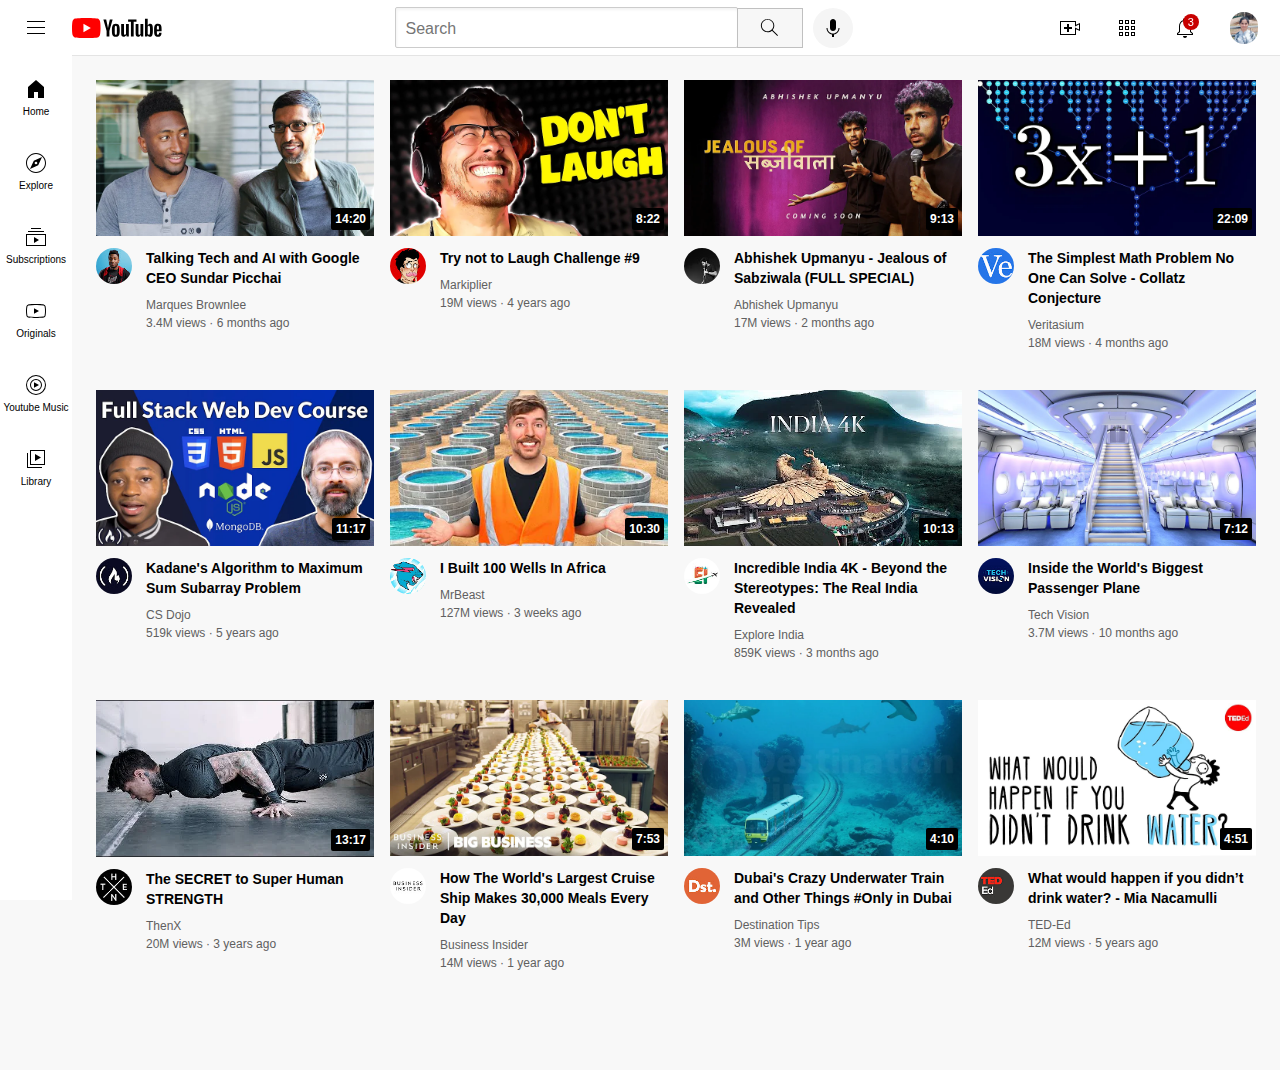
<file: index.html>
<!DOCTYPE html>
<html>
    <head>
        <title>YouTube.com Clone</title>
        <link rel="stylesheet" href="styles/header.css">
        <link rel="stylesheet" href="styles/video.css">
        <link rel="stylesheet" href="styles/general.css">
        <link rel="stylesheet" href="styles/sidebar.css">
    </head>
    <body>
        <header class="header">
            <div class="left-section">
                <img class="hamburger-menu" src="icons/hamburger-menu.svg">
                <img class="youtube-logo" src="icons/youtube-logo.svg">
            </div>
            <div class="middle-section">
                <input class="searchbar" type="text" placeholder="Search">
                <button class="search-button">
                    <img class="search-icon" src="icons/search.svg">
                    <div class="tooltip">Search</div>
                </button>
                <button class="voice-search-button">
                    <img class="voice-search-icon" src="icons/voice-search-icon.svg">
                    <div class="tooltip">Search with your voice</div>
                </button>
            </div>
            <div class="right-section">
                <div class="upload-icon-container">
                    <img class="upload-icon" src="icons/upload.svg">
                    <div class="tooltip">Create</div>
                </div>
                <div class="apps-icon">
                    <img class="youtube-apps-icon" src="icons/youtube-apps.svg">
                    <div class="tooltip">YouTube Apps</div>
                </div>
                <div class="notifications-icon-container">
                    <img class="notifications-icon" src="icons/notifications.svg">
                    <div class="tooltip">Notifications</div>
                    <div class="notifications-count">3</div>
                </div>
                <img class="user-pic" src="thumbnails/My_Pic.jpg">
            </div>
        </header>

        <nav class="sidebar">
            <div class="sidebar-link">
                <img src="icons/home.svg">
                <div>Home</div>
            </div>
            <div class="sidebar-link">
                <img src="icons/explore.svg">
                <div>Explore</div>
            </div>
            <div class="sidebar-link">
                <img src="icons/subscriptions.svg">
                <div>Subscriptions</div>
            </div>
            <div class="sidebar-link">
                <img src="icons/originals.svg">
                <div>Originals</div>
            </div>
            <div class="sidebar-link">
                <img src="icons/youtube-music.svg">
                <div>Youtube Music</div>
            </div>
            <div class="sidebar-link">
                <img src="icons/library.svg">
                <div>Library</div>
            </div>
        </nav>

        <main>
            <section class="video-grid">
                <div class="video-preview">
                    <div class="thumbnail-row">
                        <a href="https://www.youtube.com/watch?v=n2RNcPRtAiY">
                            <img class="img" src="thumbnails/thumbnail-1.webp">
                        </a>
                        <div class="video-time">14:20</div>
                    </div>
                    <div class="video-info-grid">
                        <div class="channel-picture">
                            <a href="https://www.youtube.com/watch?v=n2RNcPRtAiY">
                                <img class= "profile-picture" src="thumbnails/channel-1.jpeg">
                            </a>
                        </div>
                        <div class="video-info">
                            <p class="video-title">
                                <a href="https://www.youtube.com/watch?v=n2RNcPRtAiY">Talking Tech and AI with Google CEO Sundar Picchai</a>
                            </p>
                            <p class="author">
                                <a href="https://www.youtube.com/c/mkbhd">Marques Brownlee</a>
                            </p>
                            <p class="video-stats">
                                3.4M views &#183; 6 months ago
                            </p>
                        </div>
                    </div>
                </div>
        
                <div class="video-preview">
                    <div class="thumbnail-row">
                        <a href="https://www.youtube.com/watch?v=mP0RAo9SKZk">
                            <img class="img" src="thumbnails/thumbnail-2.webp">
                        </a>
                        <div class="video-time">8:22</div>
                    </div>
                    <div class="video-info-grid">
                        <div class="channel-picture">
                            <a href="https://www.youtube.com/watch?v=mP0RAo9SKZk">
                                <img class= "profile-picture" src="thumbnails/channel-2.jpeg">
                            </a>
                        </div>
                        <div class="video-info">
                            <p class="video-title">
                                <a href="https://www.youtube.com/watch?v=mP0RAo9SKZk">Try not to Laugh Challenge #9</a>
                            </p>
                            <p class="author">
                                <a href="https://www.youtube.com/@markiplier">Markiplier</a>
                            </p>
                            <p class="video-stats">
                                19M views &#183; 4 years ago
                            </p>
                        </div>
                    </div>
                </div>
        
                <div class="video-preview">
                    <div class="thumbnail-row">
                        <a href="https://www.youtube.com/watch?v=IcAV5qiko8M">
                            <img class="img" src="thumbnails/thumbnail-3.webp">
                        </a>                        
                        <div class="video-time">9:13</div>
                    </div>
                    <div class="video-info-grid">
                        <div class="channel-picture">
                            <a href="https://www.youtube.com/watch?v=IcAV5qiko8M">
                                <img class= "profile-picture" src="thumbnails/channel-3.jpg">
                            </a>                            
                        </div>
                        <div class="video-info">
                            <p class="video-title">
                                <a href="https://www.youtube.com/watch?v=IcAV5qiko8M">Abhishek Upmanyu - Jealous of Sabziwala (FULL SPECIAL)</a>
                            </p>
                            <p class="author">
                                <a href="https://www.youtube.com/@aupmanyu">Abhishek Upmanyu</a>
                            </p>
                            <p class="video-stats">
                                17M views &#183; 2 months ago
                            </p>
                        </div>
                    </div>
                </div>
        
                <div class="video-preview">
                    <div class="thumbnail-row">
                        <a href="https://www.youtube.com/watch?v=094y1Z2wpJg">
                            <img class="img" src="thumbnails/thumbnail-4.webp">
                        </a>                        
                        <div class="video-time">22:09</div>
                    </div>
                    <div class="video-info-grid">
                        <div class="channel-picture">
                            <a href="https://www.youtube.com/watch?v=094y1Z2wpJg">
                                <img class= "profile-picture" src="thumbnails/channel-4.jpeg">
                            </a>                            
                        </div>
                        <div class="video-info">
                            <p class="video-title">
                                <a href="https://www.youtube.com/watch?v=094y1Z2wpJg">The Simplest Math Problem No One Can Solve - Collatz Conjecture</a>
                            </p>
                            <p class="author">
                                <a href="https://www.youtube.com/@veritasium">Veritasium</a>
                            </p>
                            <p class="video-stats">
                                18M views &#183; 4 months ago
                            </p>
                        </div>
                    </div>
                </div>
        
                <div class="video-preview">
                    <div class="thumbnail-row">
                        <a href="https://www.youtube.com/watch?v=nu_pCVPKzTk">
                            <img class="img" src="thumbnails/thumbnail-5.webp">
                        </a>                        
                        <div class="video-time">11:17</div>
                    </div>
                    <div class="video-info-grid">
                        <div class="channel-picture">
                            <a href="https://www.youtube.com/watch?v=nu_pCVPKzTk">
                                <img class= "profile-picture" src="thumbnails/channel-5.jpeg">
                            </a>                            
                        </div>
                        <div class="video-info">
                            <p class="video-title">
                                <a href="https://www.youtube.com/watch?v=nu_pCVPKzTk">Kadane's Algorithm to Maximum Sum Subarray Problem</a>
                            </p>
                            <p class="author">
                                <a href="https://www.youtube.com/@CSDojo">CS Dojo</a>
                            </p>
                            <p class="video-stats">
                                519k views &#183; 5 years ago
                            </p>
                        </div>
                    </div>
                </div>
        
                <div class="video-preview">
                    <div class="thumbnail-row">
                        <a href="https://www.youtube.com/watch?v=mwKJfNYwvm8">
                            <img class="img" src="thumbnails/thumbnail-6.webp">
                        </a>                            
                        <div class="video-time">10:30</div>
                    </div>
                    <div class="video-info-grid">
                        <div class="channel-picture">
                            <a href="https://www.youtube.com/watch?v=mwKJfNYwvm8">
                                <img class= "profile-picture" src="thumbnails/channel-6.jpeg">
                            </a>                            
                        </div>
                        <div class="video-info">
                            <p class="video-title"> 
                                <a href="https://www.youtube.com/watch?v=mwKJfNYwvm8">I Built 100 Wells In Africa</a>
                            </p>
                            <p class="author">
                                <a href="https://www.youtube.com/@MrBeast">MrBeast</a>
                            </p>
                            <p class="video-stats">
                                127M views &#183; 3 weeks ago
                            </p>
                        </div>
                    </div>
                </div>
    
                <div class="video-preview">
                    <div class="thumbnail-row">
                        <a href="https://www.youtube.com/watch?v=p8mXAQ6cPxg">
                            <img class="img" src="thumbnails/thumbnail-7.webp">
                        </a>                        
                        <div class="video-time">10:13</div>
                    </div>
                    <div class="video-info-grid">
                        <div class="channel-picture">
                            <a href="https://www.youtube.com/watch?v=p8mXAQ6cPxg">
                                <img class= "profile-picture" src="thumbnails/channel-7.jpeg">
                            </a>                            
                        </div>
                        <div class="video-info">
                            <p class="video-title">
                                <a href="https://www.youtube.com/watch?v=p8mXAQ6cPxg">Incredible India 4K - Beyond the Stereotypes: The Real India Revealed</a>
                            </p>
                            <p class="author">
                                <a href="https://www.youtube.com/@Exploreindiaclub"> Explore India</a>
                            </p>
                            <p class="video-stats">
                                859K views &#183; 3 months ago
                            </p>
                        </div>
                    </div>
                </div>
        
                <div class="video-preview">
                    <div class="thumbnail-row">
                        <a href="https://www.youtube.com/watch?v=lFm4EM1juls">
                            <img class="img" src="thumbnails/thumbnail-8.webp">
                        </a>                        
                        <div class="video-time">7:12</div>
                    </div>
                    <div class="video-info-grid">
                        <div class="channel-picture">
                            <a href="https://www.youtube.com/watch?v=lFm4EM1juls">
                                <img class= "profile-picture" src="thumbnails/channel-8.jpeg">
                            </a>                            
                        </div>
                        <div class="video-info">
                            <p class="video-title">
                                <a href="https://www.youtube.com/watch?v=lFm4EM1juls">Inside the World's Biggest Passenger Plane</a>
                            </p>
                            <p class="author">
                                <a href="https://www.youtube.com/@adin">Tech Vision</a>
                            </p>
                            <p class="video-stats">
                                3.7M views &#183; 10 months ago
                            </p>
                        </div>
                    </div>
                </div>
        
                <div class="video-preview">
                    <div class="thumbnail-row">
                        <a href="https://www.youtube.com/watch?v=ixmxOlcrlUc">
                            <img class="img" src="thumbnails/thumbnail-9.webp">
                        </a>                        
                        <div class="video-time">13:17</div>
                    </div>
                    <div class="video-info-grid">
                        <div class="channel-picture">
                            <a href="https://www.youtube.com/watch?v=ixmxOlcrlUc">
                                <img class= "profile-picture" src="thumbnails/channel-9.jpeg">
                            </a>                            
                        </div>
                        <div class="video-info">
                            <p class="video-title">
                                <a href="https://www.youtube.com/watch?v=ixmxOlcrlUc">The SECRET to Super Human STRENGTH</a>
                            </p>
                            <p class="author">
                                <a href="https://www.youtube.com/@OFFICIALTHENXSTUDIOS">ThenX</a>
                            </p>
                            <p class="video-stats">
                                20M views &#183; 3 years ago
                            </p>
                        </div>
                    </div>
                </div>
        
                <div class="video-preview">
                    <div class="thumbnail-row">
                        <a href="https://www.youtube.com/watch?v=R2vXbFp5C9o">
                            <img class="img" src="thumbnails/thumbnail-10.webp">
                        </a>                        
                        <div class="video-time">7:53</div>
                    </div>
                    <div class="video-info-grid">
                        <div class="channel-picture">
                            <a href="https://www.youtube.com/watch?v=R2vXbFp5C9o">
                                <img class= "profile-picture" src="thumbnails/channel-10.jpeg">
                            </a>                            
                        </div>
                        <div class="video-info">
                            <p class="video-title">
                                <a href="https://www.youtube.com/watch?v=R2vXbFp5C9o">How The World's Largest Cruise Ship Makes 30,000 Meals Every Day</a>
                            </p>
                            <p class="author">
                                <a href="https://www.youtube.com/@BusinessInsider">Business Insider</a>
                            </p>
                            <p class="video-stats">
                                14M views &#183; 1 year ago
                            </p>
                        </div>
                    </div>
                </div>
        
                <div class="video-preview">
                    <div class="thumbnail-row">
                        <a href="https://www.youtube.com/watch?v=0nZuYyXET3s">
                            <img class="img" src="thumbnails/thumbnail-11.webp">
                        </a>                        
                        <div class="video-time">4:10</div>
                    </div>
                    <div class="video-info-grid">
                        <div class="channel-picture">
                            <a href="https://www.youtube.com/watch?v=0nZuYyXET3s">
                                <img class= "profile-picture" src="thumbnails/channel-11.jpeg">
                            </a>                            
                        </div>
                        <div class="video-info">
                            <p class="video-title">
                                <a href="https://www.youtube.com/watch?v=0nZuYyXET3s">Dubai's Crazy Underwater Train and Other Things #Only in Dubai</a>
                            </p>
                            <p class="author">
                                <a href="https://www.youtube.com/@Destinationtips"> Destination Tips</a>
                            </p>
                            <p class="video-stats">
                                3M views &#183; 1 year ago
                            </p>
                        </div>
                    </div>
                </div>
        
                <div class="video-preview">
                    <div class="thumbnail-row">
                        <a href="https://www.youtube.com/watch?v=9iMGFqMmUFs">
                            <img class="img" src="thumbnails/thumbnail-12.webp">
                        </a>                        
                        <div class="video-time">4:51</div>
                    </div>
                    <div class="video-info-grid">
                        <div class="channel-picture">
                            <a href="https://www.youtube.com/watch?v=9iMGFqMmUFs">
                                <img class= "profile-picture" src="thumbnails/channel-12.jpeg">
                            </a>                            
                        </div>
                        <div class="video-info">
                            <p class="video-title">
                                <a href="https://www.youtube.com/watch?v=9iMGFqMmUFs"> What would happen if you didn’t drink water? - Mia Nacamulli</a>
                            </p>
                            <p class="author">
                                <a href="https://www.youtube.com/channel/UCsooa4yRKGN_zEE8iknghZA">TED-Ed</a>
                            </p>
                            <p class="video-stats">
                                12M views &#183; 5 years ago
                            </p>
                        </div>
                    </div>
                </div>
            </section>
        </main>
    </body>
</html>
</file>
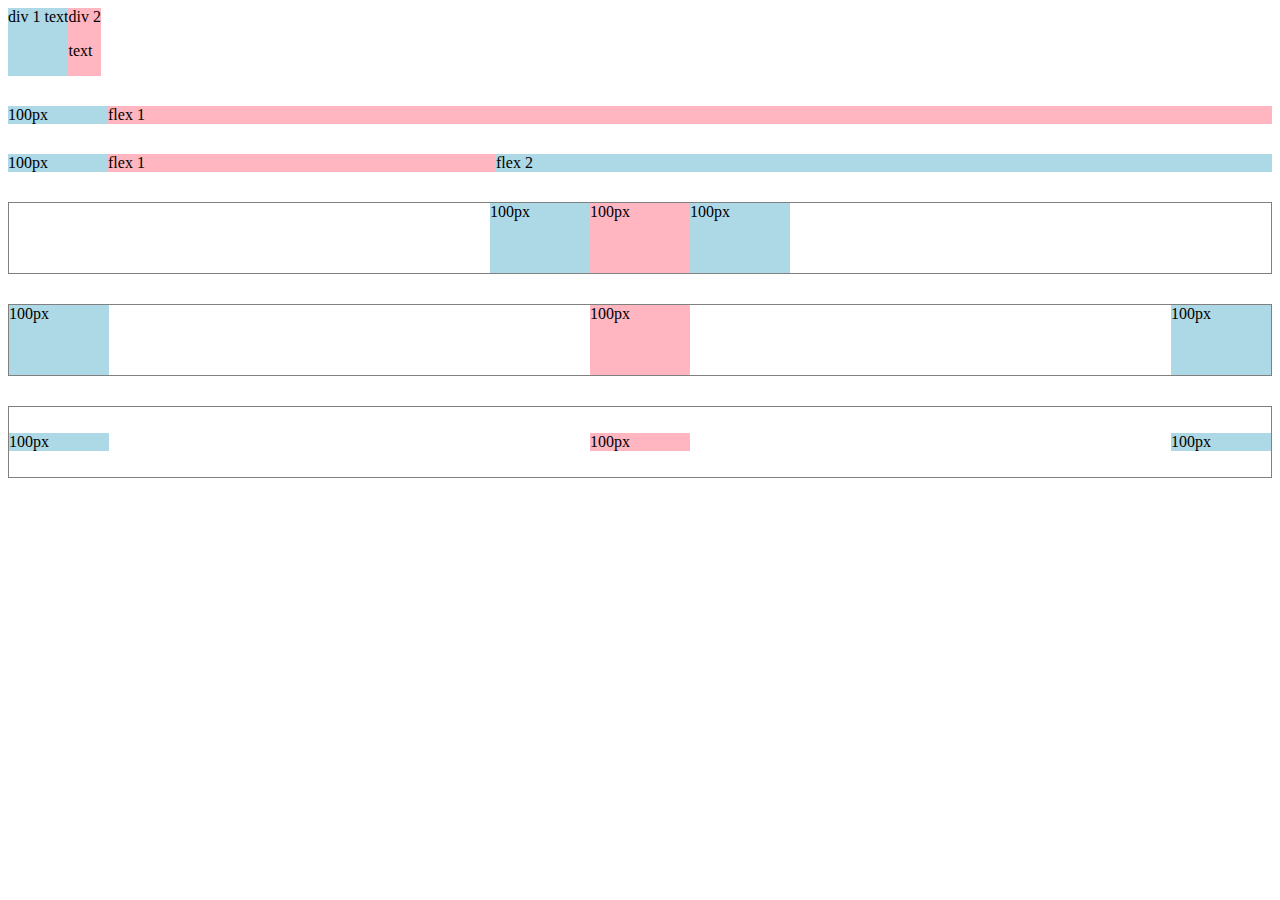
<file: flexbox.html>
<!DOCTYPE html>
<html>
    <head>
        <title>Flexbox Practice</title>

    </head>
    <body>
        <div style="
            display: flex;
            flex-direction: row;
            ">
            <div style="background-color: lightblue;">div 1 text</div>
            <div style="background-color: lightpink;">div 2 <p>text</p></div>
        </div>

        <div style="
            margin-top: 30px;
            display: flex;
            flex-direction: row;
            ">
            <div style="background-color: lightblue; width: 100px;">100px</div>
            <div style="background-color: lightpink; flex: 1;">flex 1</div>
        </div>

        <div style="
            margin-top: 30px;
            display: flex;
            flex-direction: row;
            ">
            <div style="background-color: lightblue; width: 100px;">100px</div>
            <div style="background-color: lightpink; flex: 1;">flex 1</div>
            <div style="background-color: lightblue; flex: 2;">flex 2</div>
        </div>

        <div style="
            margin-top: 30px;
            height: 70px;
            border-width: 1px;
            border-style: solid;
            border-color: gray;
            display: flex;
            flex-direction: row;
            justify-content: center;
            ">
            <div style="background-color: lightblue; width: 100px;">100px</div>
            <div style="background-color: lightpink; width: 100px;">100px</div>
            <div style="background-color: lightblue; width: 100px;">100px</div>
        </div>

        <div style="
            margin-top: 30px;
            height: 70px;
            border-width: 1px;
            border-style: solid;
            border-color: gray;
            display: flex;
            flex-direction: row;
            justify-content: space-between;
            ">
            <div style="background-color: lightblue; width: 100px;">100px</div>
            <div style="background-color: lightpink; width: 100px;">100px</div>
            <div style="background-color: lightblue; width: 100px;">100px</div>
        </div>

        <div style="
            margin-top: 30px;
            height: 70px;
            border-width: 1px;
            border-style: solid;
            border-color: gray;
            display: flex;
            flex-direction: row;
            justify-content: space-between;
            align-items: center;
            ">
            <div style="background-color: lightblue; width: 100px;">100px</div>
            <div style="background-color: lightpink; width: 100px;">100px</div>
            <div style="background-color: lightblue; width: 100px;">100px</div>
        </div>
    </body>
</html>
</file>
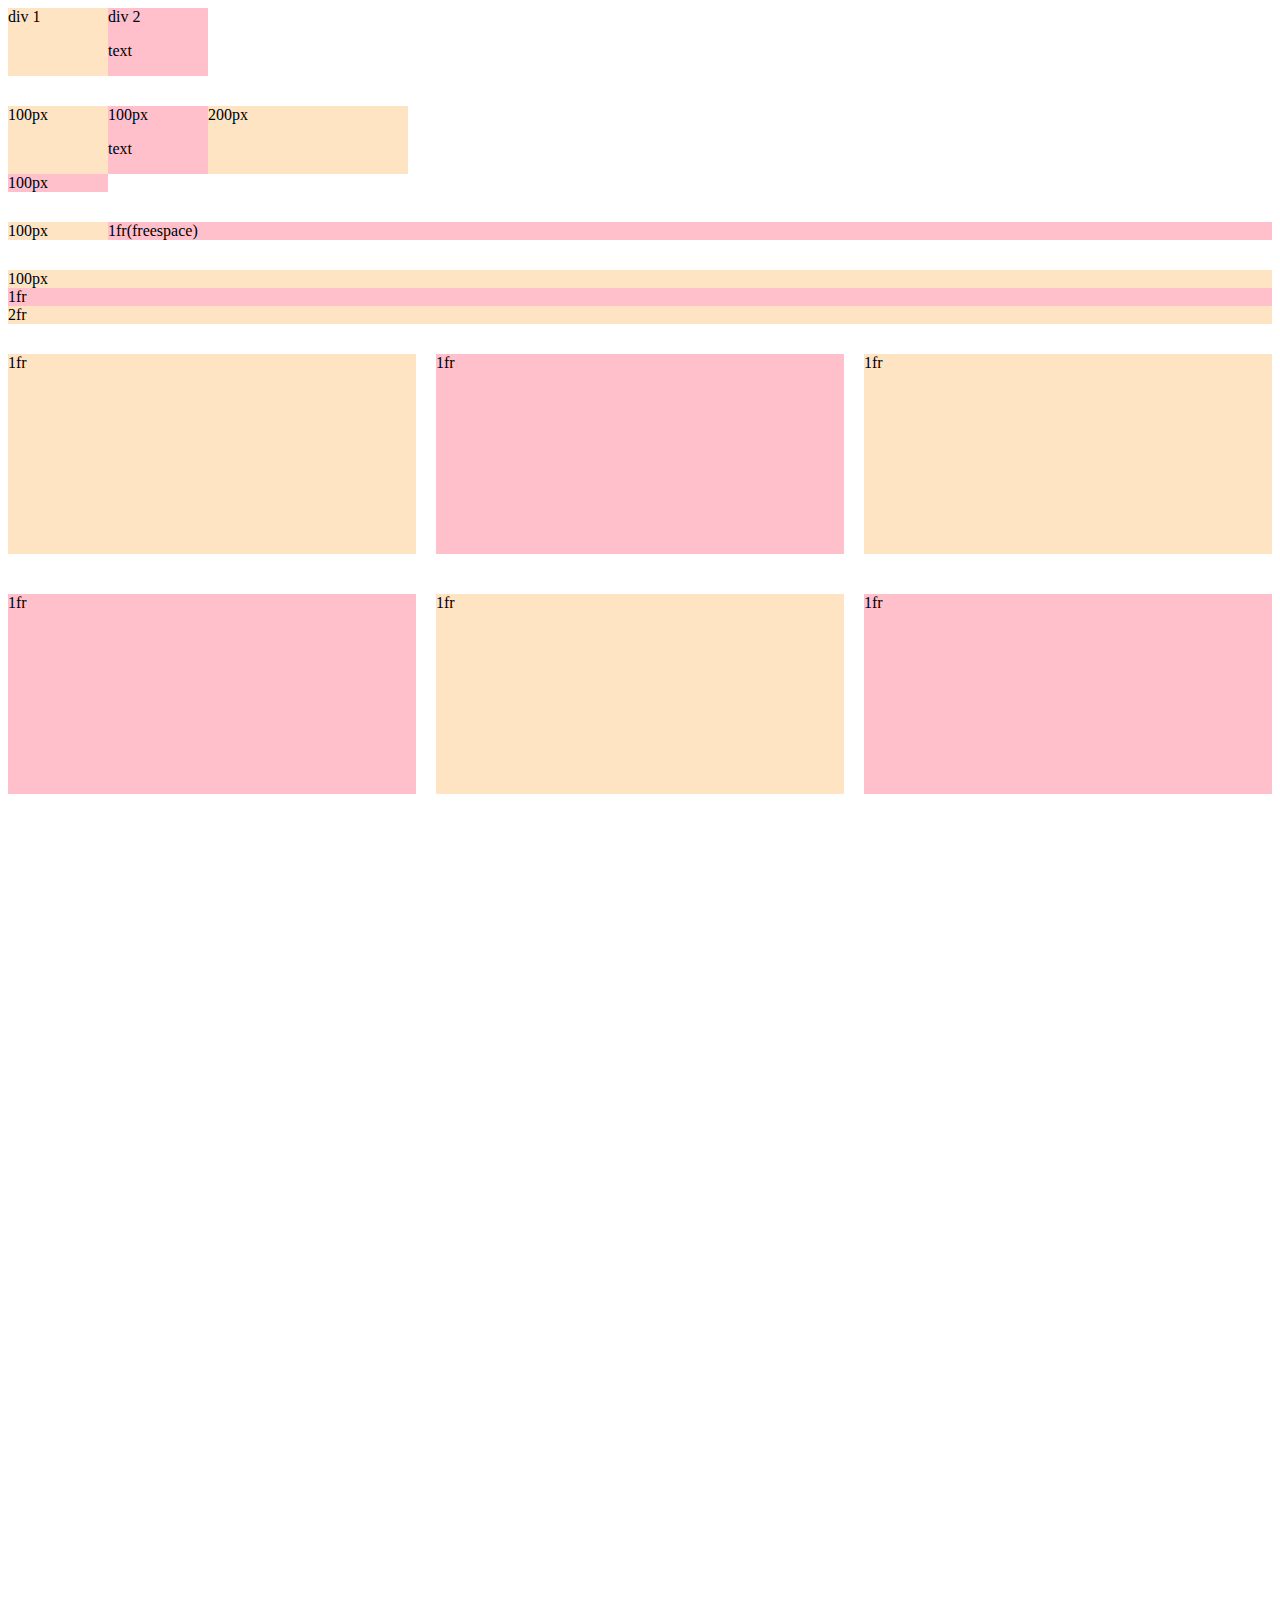
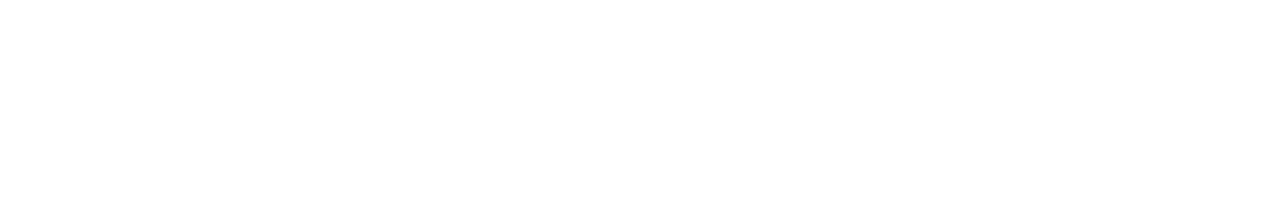
<file: grid.html>
<!DOCTYPE html>
<html>
    <head>
        <title>Grid Practice</title>
    </head>
    <body style="padding-bottom: 1000px;">
        <div style="
            display: grid;
            grid-template-columns: 100px 100px;">
            <div style="background-color: bisque;">div 1</div>
            <div style="background-color: pink;">div 2<p>text</p></div>
        </div>

        <div style="
            margin-top: 30px;
            display: grid;
            grid-template-columns: 100px 100px 200px">
            <div style="background-color: bisque;">100px</div>
            <div style="background-color: pink;">100px<p>text</p></div>
            <div style="background-color: bisque;">200px</div>
            <div style="background-color: pink;">100px</div>
        </div>

        <div style="
            margin-top: 30px;
            display: grid;
            grid-template-columns: 100px 1fr">
            <div style="background-color: bisque;">100px</div>
            <div style="background-color: pink;">1fr(freespace)</div>
        </div>

        <div style="
            margin-top: 30px;
            display: grid;
            grid-template-columns: 100px 1fr 2 fr">
            <div style="background-color: bisque;">100px</div>
            <div style="background-color: pink;">1fr</div>
            <div style="background-color: bisque;">2fr</div>
        </div>

        <div style="
            margin-top: 30px;
            display: grid;
            grid-template-columns: 1fr 1fr 1fr;
            column-gap: 20px;
            row-gap: 40px;">
            <div style="background-color: bisque; height: 200px;">1fr</div>
            <div style="background-color: pink; height: 200px;">1fr</div>
            <div style="background-color: bisque; height: 200px;">1fr</div>
            <div style="background-color: pink; height: 200px;">1fr</div>
            <div style="background-color: bisque; height: 200px;">1fr</div>
            <div style="background-color: pink; height: 200px;">1fr</div>
        </div>
    </body>
</html>
</file>
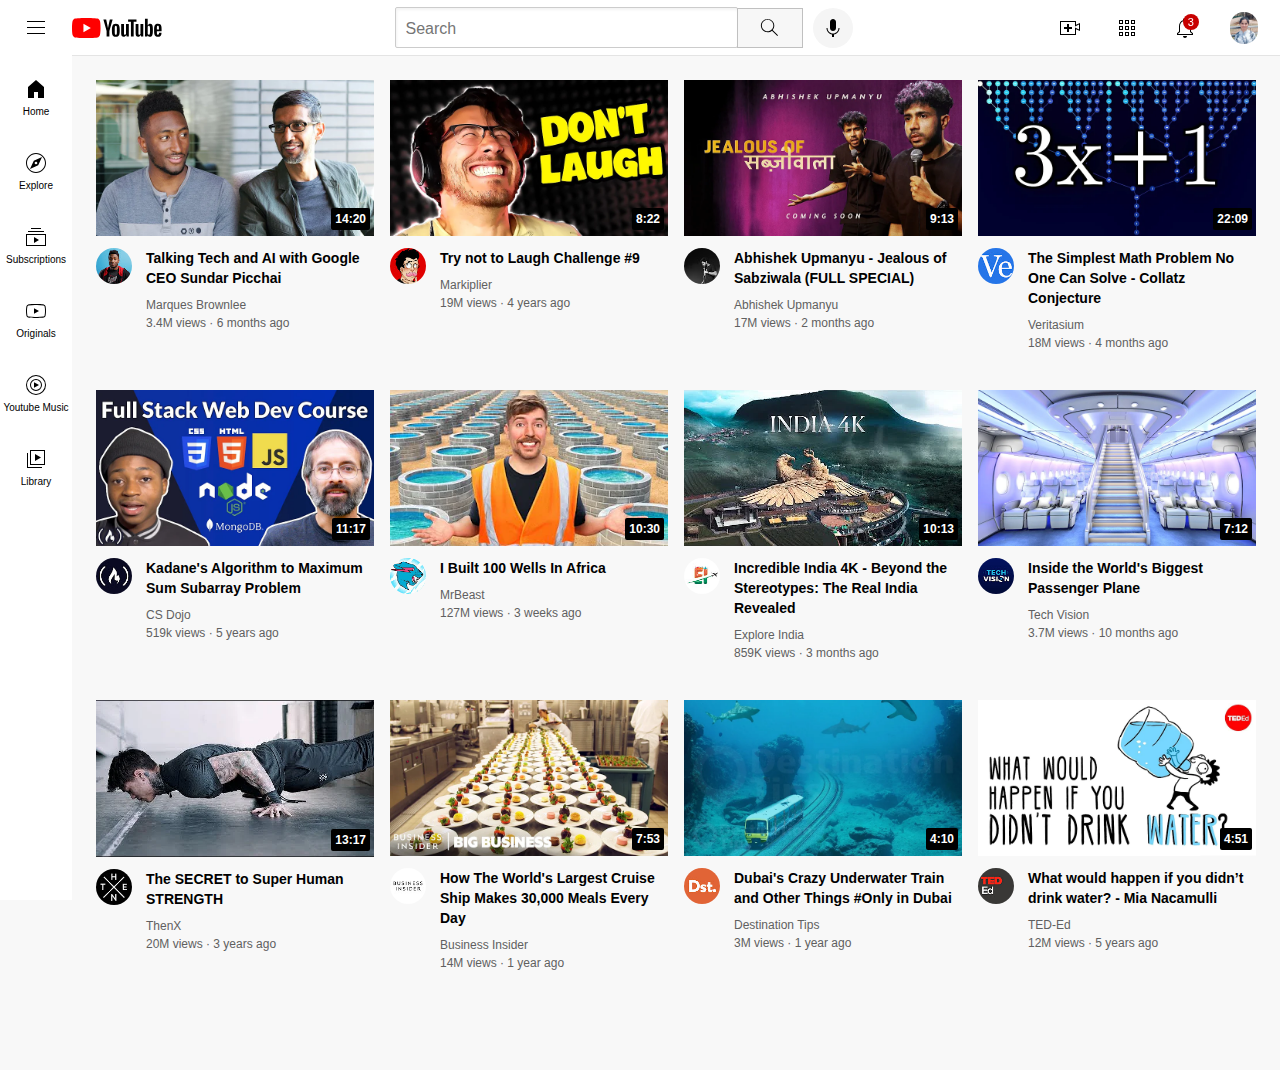
<file: youtube.html>
<!DOCTYPE html>
<html>
    <head>
        <title>YouTube.com Clone</title>
        <link rel="stylesheet" href="styles/header.css">
        <link rel="stylesheet" href="styles/video.css">
        <link rel="stylesheet" href="styles/general.css">
        <link rel="stylesheet" href="styles/sidebar.css">
    </head>
    <body>
        <header class="header">
            <div class="left-section">
                <img class="hamburger-menu" src="icons/hamburger-menu.svg">
                <img class="youtube-logo" src="icons/youtube-logo.svg">
            </div>
            <div class="middle-section">
                <input class="searchbar" type="text" placeholder="Search">
                <button class="search-button">
                    <img class="search-icon" src="icons/search.svg">
                    <div class="tooltip">Search</div>
                </button>
                <button class="voice-search-button">
                    <img class="voice-search-icon" src="icons/voice-search-icon.svg">
                    <div class="tooltip">Search with your voice</div>
                </button>
            </div>
            <div class="right-section">
                <div class="upload-icon-container">
                    <img class="upload-icon" src="icons/upload.svg">
                    <div class="tooltip">Create</div>
                </div>
                <div class="apps-icon">
                    <img class="youtube-apps-icon" src="icons/youtube-apps.svg">
                    <div class="tooltip">YouTube Apps</div>
                </div>
                <div class="notifications-icon-container">
                    <img class="notifications-icon" src="icons/notifications.svg">
                    <div class="tooltip">Notifications</div>
                    <div class="notifications-count">3</div>
                </div>
                <img class="user-pic" src="thumbnails/My_Pic.jpg">
            </div>
        </header>

        <nav class="sidebar">
            <div class="sidebar-link">
                <img src="icons/home.svg">
                <div>Home</div>
            </div>
            <div class="sidebar-link">
                <img src="icons/explore.svg">
                <div>Explore</div>
            </div>
            <div class="sidebar-link">
                <img src="icons/subscriptions.svg">
                <div>Subscriptions</div>
            </div>
            <div class="sidebar-link">
                <img src="icons/originals.svg">
                <div>Originals</div>
            </div>
            <div class="sidebar-link">
                <img src="icons/youtube-music.svg">
                <div>Youtube Music</div>
            </div>
            <div class="sidebar-link">
                <img src="icons/library.svg">
                <div>Library</div>
            </div>
        </nav>

        <main>
            <section class="video-grid">
                <div class="video-preview">
                    <div class="thumbnail-row">
                        <a href="https://www.youtube.com/watch?v=n2RNcPRtAiY">
                            <img class="img" src="thumbnails/thumbnail-1.webp">
                        </a>
                        <div class="video-time">14:20</div>
                    </div>
                    <div class="video-info-grid">
                        <div class="channel-picture">
                            <a href="https://www.youtube.com/watch?v=n2RNcPRtAiY">
                                <img class= "profile-picture" src="thumbnails/channel-1.jpeg">
                            </a>
                        </div>
                        <div class="video-info">
                            <p class="video-title">
                                <a href="https://www.youtube.com/watch?v=n2RNcPRtAiY">Talking Tech and AI with Google CEO Sundar Picchai</a>
                            </p>
                            <p class="author">
                                <a href="https://www.youtube.com/c/mkbhd">Marques Brownlee</a>
                            </p>
                            <p class="video-stats">
                                3.4M views &#183; 6 months ago
                            </p>
                        </div>
                    </div>
                </div>
        
                <div class="video-preview">
                    <div class="thumbnail-row">
                        <a href="https://www.youtube.com/watch?v=mP0RAo9SKZk">
                            <img class="img" src="thumbnails/thumbnail-2.webp">
                        </a>
                        <div class="video-time">8:22</div>
                    </div>
                    <div class="video-info-grid">
                        <div class="channel-picture">
                            <a href="https://www.youtube.com/watch?v=mP0RAo9SKZk">
                                <img class= "profile-picture" src="thumbnails/channel-2.jpeg">
                            </a>
                        </div>
                        <div class="video-info">
                            <p class="video-title">
                                <a href="https://www.youtube.com/watch?v=mP0RAo9SKZk">Try not to Laugh Challenge #9</a>
                            </p>
                            <p class="author">
                                <a href="https://www.youtube.com/@markiplier">Markiplier</a>
                            </p>
                            <p class="video-stats">
                                19M views &#183; 4 years ago
                            </p>
                        </div>
                    </div>
                </div>
        
                <div class="video-preview">
                    <div class="thumbnail-row">
                        <a href="https://www.youtube.com/watch?v=IcAV5qiko8M">
                            <img class="img" src="thumbnails/thumbnail-3.webp">
                        </a>                        
                        <div class="video-time">9:13</div>
                    </div>
                    <div class="video-info-grid">
                        <div class="channel-picture">
                            <a href="https://www.youtube.com/watch?v=IcAV5qiko8M">
                                <img class= "profile-picture" src="thumbnails/channel-3.jpg">
                            </a>                            
                        </div>
                        <div class="video-info">
                            <p class="video-title">
                                <a href="https://www.youtube.com/watch?v=IcAV5qiko8M">Abhishek Upmanyu - Jealous of Sabziwala (FULL SPECIAL)</a>
                            </p>
                            <p class="author">
                                <a href="https://www.youtube.com/@aupmanyu">Abhishek Upmanyu</a>
                            </p>
                            <p class="video-stats">
                                17M views &#183; 2 months ago
                            </p>
                        </div>
                    </div>
                </div>
        
                <div class="video-preview">
                    <div class="thumbnail-row">
                        <a href="https://www.youtube.com/watch?v=094y1Z2wpJg">
                            <img class="img" src="thumbnails/thumbnail-4.webp">
                        </a>                        
                        <div class="video-time">22:09</div>
                    </div>
                    <div class="video-info-grid">
                        <div class="channel-picture">
                            <a href="https://www.youtube.com/watch?v=094y1Z2wpJg">
                                <img class= "profile-picture" src="thumbnails/channel-4.jpeg">
                            </a>                            
                        </div>
                        <div class="video-info">
                            <p class="video-title">
                                <a href="https://www.youtube.com/watch?v=094y1Z2wpJg">The Simplest Math Problem No One Can Solve - Collatz Conjecture</a>
                            </p>
                            <p class="author">
                                <a href="https://www.youtube.com/@veritasium">Veritasium</a>
                            </p>
                            <p class="video-stats">
                                18M views &#183; 4 months ago
                            </p>
                        </div>
                    </div>
                </div>
        
                <div class="video-preview">
                    <div class="thumbnail-row">
                        <a href="https://www.youtube.com/watch?v=nu_pCVPKzTk">
                            <img class="img" src="thumbnails/thumbnail-5.webp">
                        </a>                        
                        <div class="video-time">11:17</div>
                    </div>
                    <div class="video-info-grid">
                        <div class="channel-picture">
                            <a href="https://www.youtube.com/watch?v=nu_pCVPKzTk">
                                <img class= "profile-picture" src="thumbnails/channel-5.jpeg">
                            </a>                            
                        </div>
                        <div class="video-info">
                            <p class="video-title">
                                <a href="https://www.youtube.com/watch?v=nu_pCVPKzTk">Kadane's Algorithm to Maximum Sum Subarray Problem</a>
                            </p>
                            <p class="author">
                                <a href="https://www.youtube.com/@CSDojo">CS Dojo</a>
                            </p>
                            <p class="video-stats">
                                519k views &#183; 5 years ago
                            </p>
                        </div>
                    </div>
                </div>
        
                <div class="video-preview">
                    <div class="thumbnail-row">
                        <a href="https://www.youtube.com/watch?v=mwKJfNYwvm8">
                            <img class="img" src="thumbnails/thumbnail-6.webp">
                        </a>                            
                        <div class="video-time">10:30</div>
                    </div>
                    <div class="video-info-grid">
                        <div class="channel-picture">
                            <a href="https://www.youtube.com/watch?v=mwKJfNYwvm8">
                                <img class= "profile-picture" src="thumbnails/channel-6.jpeg">
                            </a>                            
                        </div>
                        <div class="video-info">
                            <p class="video-title"> 
                                <a href="https://www.youtube.com/watch?v=mwKJfNYwvm8">I Built 100 Wells In Africa</a>
                            </p>
                            <p class="author">
                                <a href="https://www.youtube.com/@MrBeast">MrBeast</a>
                            </p>
                            <p class="video-stats">
                                127M views &#183; 3 weeks ago
                            </p>
                        </div>
                    </div>
                </div>
    
                <div class="video-preview">
                    <div class="thumbnail-row">
                        <a href="https://www.youtube.com/watch?v=p8mXAQ6cPxg">
                            <img class="img" src="thumbnails/thumbnail-7.webp">
                        </a>                        
                        <div class="video-time">10:13</div>
                    </div>
                    <div class="video-info-grid">
                        <div class="channel-picture">
                            <a href="https://www.youtube.com/watch?v=p8mXAQ6cPxg">
                                <img class= "profile-picture" src="thumbnails/channel-7.jpeg">
                            </a>                            
                        </div>
                        <div class="video-info">
                            <p class="video-title">
                                <a href="https://www.youtube.com/watch?v=p8mXAQ6cPxg">Incredible India 4K - Beyond the Stereotypes: The Real India Revealed</a>
                            </p>
                            <p class="author">
                                <a href="https://www.youtube.com/@Exploreindiaclub"> Explore India</a>
                            </p>
                            <p class="video-stats">
                                859K views &#183; 3 months ago
                            </p>
                        </div>
                    </div>
                </div>
        
                <div class="video-preview">
                    <div class="thumbnail-row">
                        <a href="https://www.youtube.com/watch?v=lFm4EM1juls">
                            <img class="img" src="thumbnails/thumbnail-8.webp">
                        </a>                        
                        <div class="video-time">7:12</div>
                    </div>
                    <div class="video-info-grid">
                        <div class="channel-picture">
                            <a href="https://www.youtube.com/watch?v=lFm4EM1juls">
                                <img class= "profile-picture" src="thumbnails/channel-8.jpeg">
                            </a>                            
                        </div>
                        <div class="video-info">
                            <p class="video-title">
                                <a href="https://www.youtube.com/watch?v=lFm4EM1juls">Inside the World's Biggest Passenger Plane</a>
                            </p>
                            <p class="author">
                                <a href="https://www.youtube.com/@adin">Tech Vision</a>
                            </p>
                            <p class="video-stats">
                                3.7M views &#183; 10 months ago
                            </p>
                        </div>
                    </div>
                </div>
        
                <div class="video-preview">
                    <div class="thumbnail-row">
                        <a href="https://www.youtube.com/watch?v=ixmxOlcrlUc">
                            <img class="img" src="thumbnails/thumbnail-9.webp">
                        </a>                        
                        <div class="video-time">13:17</div>
                    </div>
                    <div class="video-info-grid">
                        <div class="channel-picture">
                            <a href="https://www.youtube.com/watch?v=ixmxOlcrlUc">
                                <img class= "profile-picture" src="thumbnails/channel-9.jpeg">
                            </a>                            
                        </div>
                        <div class="video-info">
                            <p class="video-title">
                                <a href="https://www.youtube.com/watch?v=ixmxOlcrlUc">The SECRET to Super Human STRENGTH</a>
                            </p>
                            <p class="author">
                                <a href="https://www.youtube.com/@OFFICIALTHENXSTUDIOS">ThenX</a>
                            </p>
                            <p class="video-stats">
                                20M views &#183; 3 years ago
                            </p>
                        </div>
                    </div>
                </div>
        
                <div class="video-preview">
                    <div class="thumbnail-row">
                        <a href="https://www.youtube.com/watch?v=R2vXbFp5C9o">
                            <img class="img" src="thumbnails/thumbnail-10.webp">
                        </a>                        
                        <div class="video-time">7:53</div>
                    </div>
                    <div class="video-info-grid">
                        <div class="channel-picture">
                            <a href="https://www.youtube.com/watch?v=R2vXbFp5C9o">
                                <img class= "profile-picture" src="thumbnails/channel-10.jpeg">
                            </a>                            
                        </div>
                        <div class="video-info">
                            <p class="video-title">
                                <a href="https://www.youtube.com/watch?v=R2vXbFp5C9o">How The World's Largest Cruise Ship Makes 30,000 Meals Every Day</a>
                            </p>
                            <p class="author">
                                <a href="https://www.youtube.com/@BusinessInsider">Business Insider</a>
                            </p>
                            <p class="video-stats">
                                14M views &#183; 1 year ago
                            </p>
                        </div>
                    </div>
                </div>
        
                <div class="video-preview">
                    <div class="thumbnail-row">
                        <a href="https://www.youtube.com/watch?v=0nZuYyXET3s">
                            <img class="img" src="thumbnails/thumbnail-11.webp">
                        </a>                        
                        <div class="video-time">4:10</div>
                    </div>
                    <div class="video-info-grid">
                        <div class="channel-picture">
                            <a href="https://www.youtube.com/watch?v=0nZuYyXET3s">
                                <img class= "profile-picture" src="thumbnails/channel-11.jpeg">
                            </a>                            
                        </div>
                        <div class="video-info">
                            <p class="video-title">
                                <a href="https://www.youtube.com/watch?v=0nZuYyXET3s">Dubai's Crazy Underwater Train and Other Things #Only in Dubai</a>
                            </p>
                            <p class="author">
                                <a href="https://www.youtube.com/@Destinationtips"> Destination Tips</a>
                            </p>
                            <p class="video-stats">
                                3M views &#183; 1 year ago
                            </p>
                        </div>
                    </div>
                </div>
        
                <div class="video-preview">
                    <div class="thumbnail-row">
                        <a href="https://www.youtube.com/watch?v=9iMGFqMmUFs">
                            <img class="img" src="thumbnails/thumbnail-12.webp">
                        </a>                        
                        <div class="video-time">4:51</div>
                    </div>
                    <div class="video-info-grid">
                        <div class="channel-picture">
                            <a href="https://www.youtube.com/watch?v=9iMGFqMmUFs">
                                <img class= "profile-picture" src="thumbnails/channel-12.jpeg">
                            </a>                            
                        </div>
                        <div class="video-info">
                            <p class="video-title">
                                <a href="https://www.youtube.com/watch?v=9iMGFqMmUFs"> What would happen if you didn’t drink water? - Mia Nacamulli</a>
                            </p>
                            <p class="author">
                                <a href="https://www.youtube.com/channel/UCsooa4yRKGN_zEE8iknghZA">TED-Ed</a>
                            </p>
                            <p class="video-stats">
                                12M views &#183; 5 years ago
                            </p>
                        </div>
                    </div>
                </div>
            </section>
        </main>
    </body>
</html>
</file>
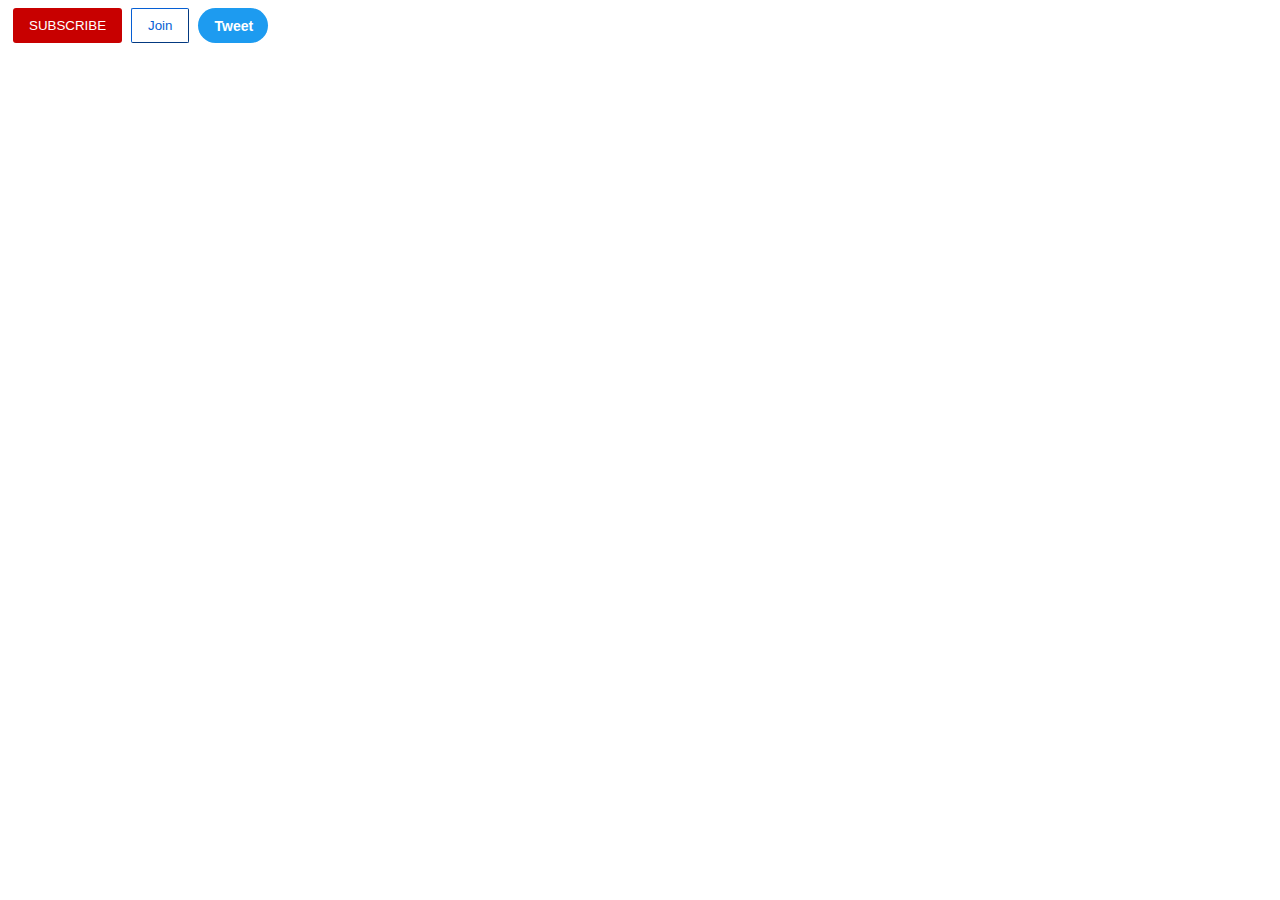
<file: intro to html/buttons.html>
<!DOCTYPE html>
<html>
    <head>
        <link rel="stylesheet" href="buttons.css">
    </head>
    <body>
        <button class="subscribe-button">SUBSCRIBE</button>
        <button class="join-button">Join</button>
        <button class="tweet-button">Tweet</button>
    </body>
</html>
</file>
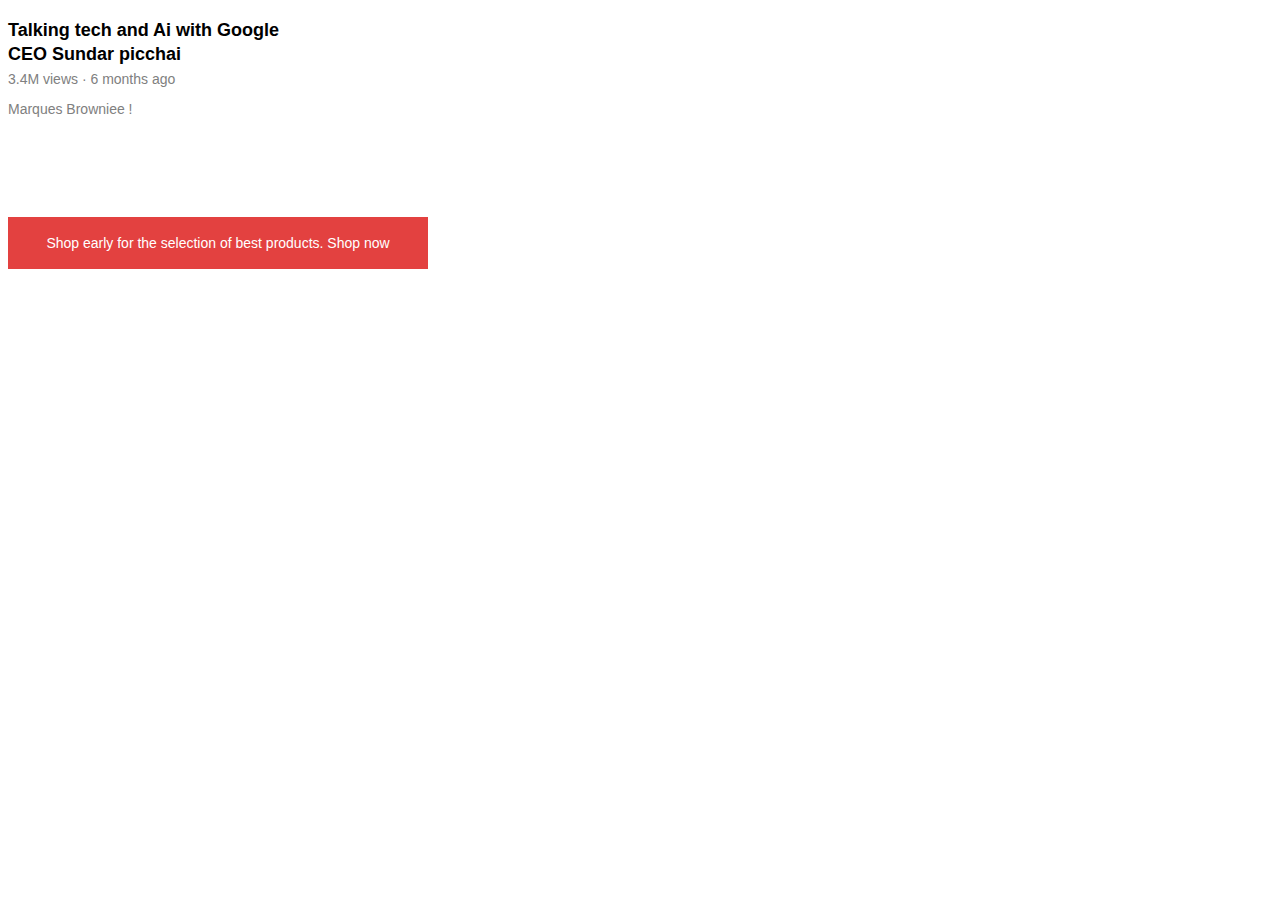
<file: intro to html/text.html>
<!DOCTYPE html>
<html>
    <head>
        <title>Text Practice</title>
        <link rel="stylesheet" href="text.css">
    </head>
    <body>
        <p class="video-title">
            Talking tech and Ai with Google CEO Sundar picchai
        </p>
        <p class="video-stats"> 
            3.4M views &#183; 6 months ago
        </p>
        <p class="author">
            Marques Browniee !
        </p>
        <p class="shop">
            Shop early for the selection of best products. <span class="span"> Shop now</span>
        </p>
    </body>
</html>
</file>
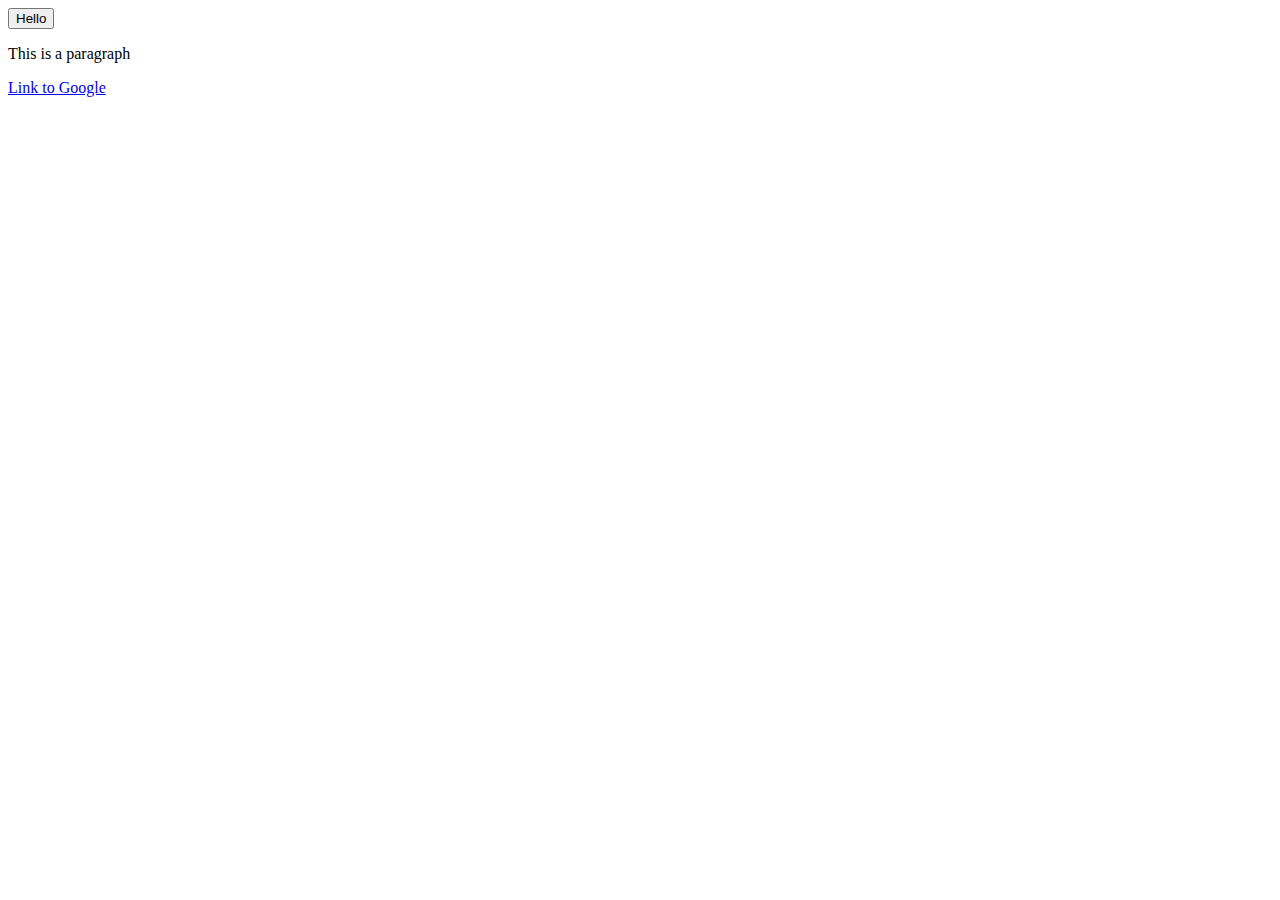
<file: intro to html/website.html>
<!DOCTYPE html>
<html>
  <head>
    <title>First Website</title>
  </head>
  <body>
    <button>
      Hello
    </button>
    <p>
      This is a paragraph
    </p>
    <a href="https://www.youtube.com/" target="_blank">Link to Google </a>
  </body>
</html>
</file>
<file: styles/header.css>
.header {
    height: 55px;
    display: flex;
    flex-direction: row;
    justify-content: space-between;
    position: fixed;
    top: 0;
    right: 0;
    left: 0;
    z-index: 100;
    background-color: white;
    border-bottom: 1px solid rgb(228,228,228);
}

.left-section {
    display: flex;
    align-items: center;
}
.hamburger-menu {
    height: 24px;
    margin-left: 24px;
    margin-right: 24px;
}
.youtube-logo {
    height: 20px;
}
.middle-section {
    flex:1;
    margin-left: 85px;
    margin-right: 35px;
    max-width: 470px;
    display: flex;
    align-items: center;
}
.searchbar {
    flex: 1;
    height: 34px;
    padding-top: 4px;
    padding-left: 10px;
    font-size: 16px !important;
    border: 1px solid #cccccc;
    border-radius: 2px;
    box-shadow: inset 1px 2px 3px rgba(0,0,0,0.05);
}
.searchbar::placeholder {
    font-size: 16px;
}
.search-button {
    height: 40px;
    width: 66px;
    background-color: #f7f7f7;
    border-width: 1px;
    border-style: solid;
    border-color: rgb(192,192,192);
    margin-left: -1px;
    margin-right: 10px;
}
.search-button ,
.voice-search-button,
.upload-icon-container,
.apps-icon,
.notifications-icon-container {
    display: flex;
    justify-content: center;
    align-items: center;
    position: relative;
}
.search-button .tooltip,
.voice-search-button .tooltip,
.upload-icon-container .tooltip,
.apps-icon .tooltip,
.notifications-icon-container .tooltip {
    position: absolute;
    background-color: gray;
    color: white;
    padding: 4px;
    border-radius: 2px;
    font-size: 12px;
    bottom: -30px;
    opacity: 0;
    transition: opacity 0.15s;
    pointer-events: none;
    white-space: nowrap;
}

.search-button:hover .tooltip,
.voice-search-button:hover .tooltip,
.upload-icon-container:hover .tooltip,
.apps-icon:hover .tooltip,
.notifications-icon-container:hover .tooltip {
    opacity: 1;
}
.search-icon {
    height: 23px;
}
.voice-search-button {
    height: 40px;
    width: 40px;
    border-radius: 20px;
    border: none;
    background-color: rgb(245,245,245);
}
.voice-search-icon {
    height: 24px;
}
.right-section {
    width: 200px;
    margin-right: 22px;
    margin-left: 35px;
    display: flex;
    align-items: center;
    justify-content: space-between;
    flex-shrink: 0;
}
.upload-icon {
    height: 24px;
}
.youtube-apps-icon {
    height: 24px;
}
.notifications-icon {
    height: 24px;
}
.notifications-icon-container {
    position: relative;
}
.notifications-count {
    position: absolute;
    top: -2px;
    right: -2px;
    background-color: rgb(200,0,0);
    color: white;
    font-family: Arial, Helvetica, sans-serif;
    font-size: 11px;
    padding: 2px 5px;
    border-radius: 10px;
}
.user-pic {
    height: 32px;
    border-radius: 16px;
}
</file>
<file: styles/video.css>
.img {
    width: 100%;
    margin-bottom: 0;
}
.searchbar {
    font-size: 10px;
    margin-left: 12px;
    display: block;
}
.video-title {
    font-size: 14px;
    font-weight: 550;
    line-height: 20px;
    margin-bottom: 10px;
}
.video-title a{
    text-decoration: none;
    color: black;
}
.video-info-grid {
    display: grid;
    grid-template-columns: 50px 1fr;
}
.profile-picture {
    width: 36px;
    border-radius: 50px;
}
.thumbnail-row {
    margin-bottom: 8px;
    position: relative;
}
.video-stats,
.author {
    font-size: 12px;
    color: rgb(96,96,96);
}
.author {
    margin-bottom: 4px;
}
.author a {
    text-decoration: none;
    color: rgb(96,96,96);
}
.video-grid {
    display: grid;
    grid-template-columns: 1fr 1fr 1fr;
    column-gap: 16px;
    row-gap: 40px;
}

@media (max-width: 750px) {
    .video-grid {
        grid-template-columns: 1fr 1fr;
    }
}

@media (min-width: 751px) and (max-width: 999px) {
    .video-grid {
        grid-template-columns: 1fr 1fr 1fr;
    }
}


@media (min-width: 1000px) {
    .video-grid {
        grid-template-columns: 1fr 1fr 1fr 1fr;
}
}

.video-time {
    font-size: 12px;
    font-weight: 600;
    padding: 4px;
    border-radius: 2px;
    background-color: black;
    color: white;
    position: absolute;
    bottom: 10px;
    right: 4px;
}
</file>
<file: styles/general.css>
p {
    margin-top: 0;
    margin-bottom: 0;
}
body {
    font-family: Arial, Helvetica, sans-serif;
    margin: 0;
    padding-top: 80px;
    padding-left: 96px;
    padding-right: 24px;
    padding-bottom: 100px;
    background-color: rgb(248,248,248);
}
</file>
<file: styles/sidebar.css>
.sidebar {
    position: fixed;
    left: 0;
    bottom: 0;
    top: 55px;
    background-color: white;
    width: 72px;
    z-index: 101;
    padding-top: 5px;
}
.sidebar-link {
    height: 74px;
    display: flex;
    justify-content: center;
    align-items: center;
    flex-direction: column;
    cursor: pointer;
}
.sidebar-link:hover {
    background-color: rgb(235,235,235);
}

.sidebar-link img {
    height: 24px;
    margin-bottom: 5px;
}

.sidebar-link div {
    font-size: 10px;

}
</file>
<file: intro to html/buttons.css>
.subscribe-button {
    background-color: rgb(200, 0, 0);
    color: white;
    border: none;
    border-radius: 3px;
    cursor: pointer;
    margin-right: 5px;
    margin-left: 5px;
    padding: 10px 16px;
    transition: background-color 0.15s;
    vertical-align: top;
}

.subscribe-button:hover {
    background-color: rgb(230, 41, 41);
}

.subscribe-button:active {
    opacity: 0.5;
}


.join-button {
    background-color: white;
    color: rgb(6,95,212);
    border-color: rgb(6,95,212);
    border-width: 1px;
    border-radius: 2px;
    cursor: pointer;
    margin-right: 5px;
    transition: background-color 0.15s,color 0.15s;
    vertical-align: top;
    padding: 9px 16px;
}

.join-button:hover {
    background-color: rgb(6,95,212);
    color: white;
}
.join-button:active {
    opacity: 0.6;
}

.tweet-button {
    background-color: rgb(29, 155, 240);
    color: white;
    border: none;
    height: 35px;
    border-radius: 19px;
    width: 70px;
    font-weight: bold;
    font-size: 14px;
    cursor: pointer;
    transition: box-shadow 0.16s;
    vertical-align: top;
    padding: 10px 16px;
}

.tweet-button:hover {
    box-shadow: 5px 5px 5px rgba(0, 0, 0, 0.5);
}
</file>
<file: intro to html/text.css>
p {
    font-family: Arial, Helvetica, sans-serif;

}
.video-title {
    font-weight: bold;
    font-size: 18px;
    width: 300px;
    line-height: 24px;
    margin-bottom: 5px;
}

.video-stats {
    font-size: 14px;
    color: grey;
    margin-top: 0;
}

.author {
    font-family: Arial, Helvetica, sans-serif;
    font-size: 14px;
    color: grey;
}

.shop {
    margin-top: 100px;
    font-size: 14px;
    background-color: rgb(227,65,64);
    width: 400px;
    color: white;
    text-align: center;
    padding-top: 18px;
    padding-bottom: 18px;
    padding-right: 10px;
    padding-left: 10px;
}

.span:hover {
    text-decoration: underline;
    cursor: pointer;
}
</file>
